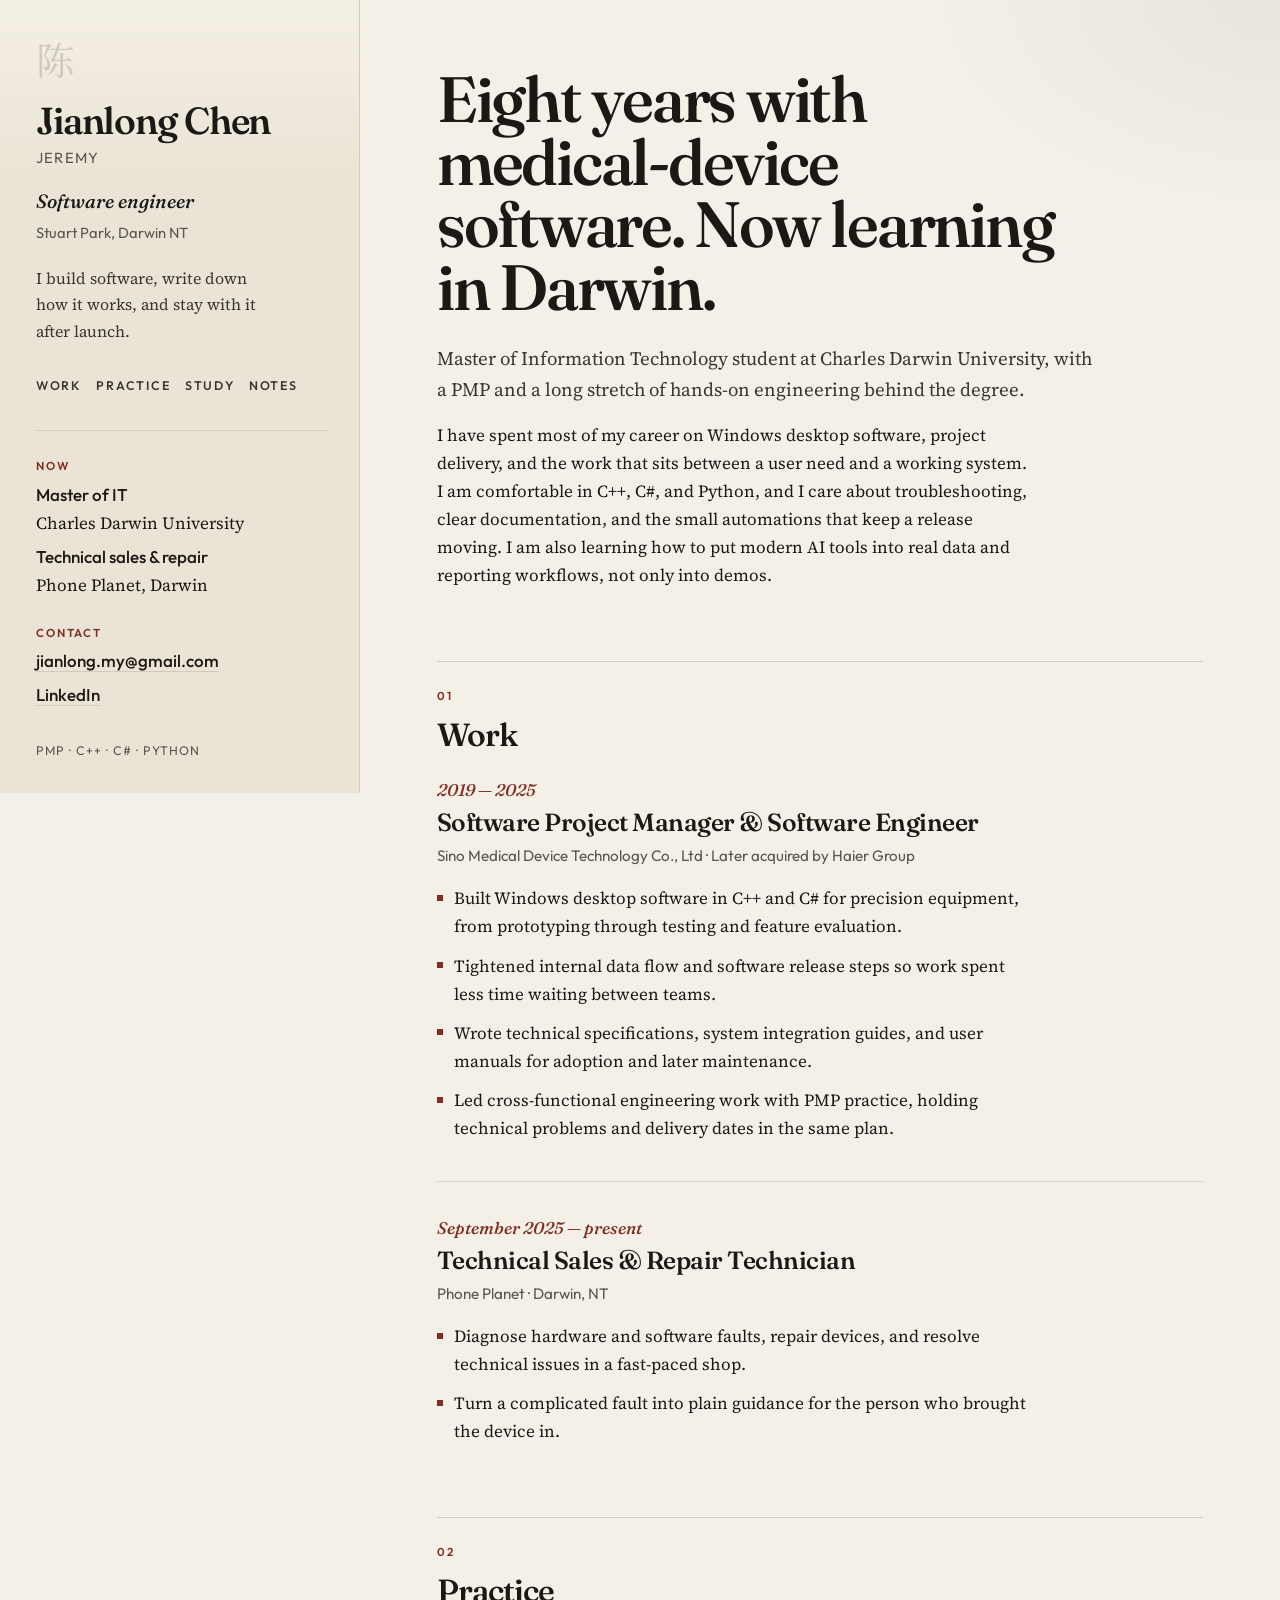
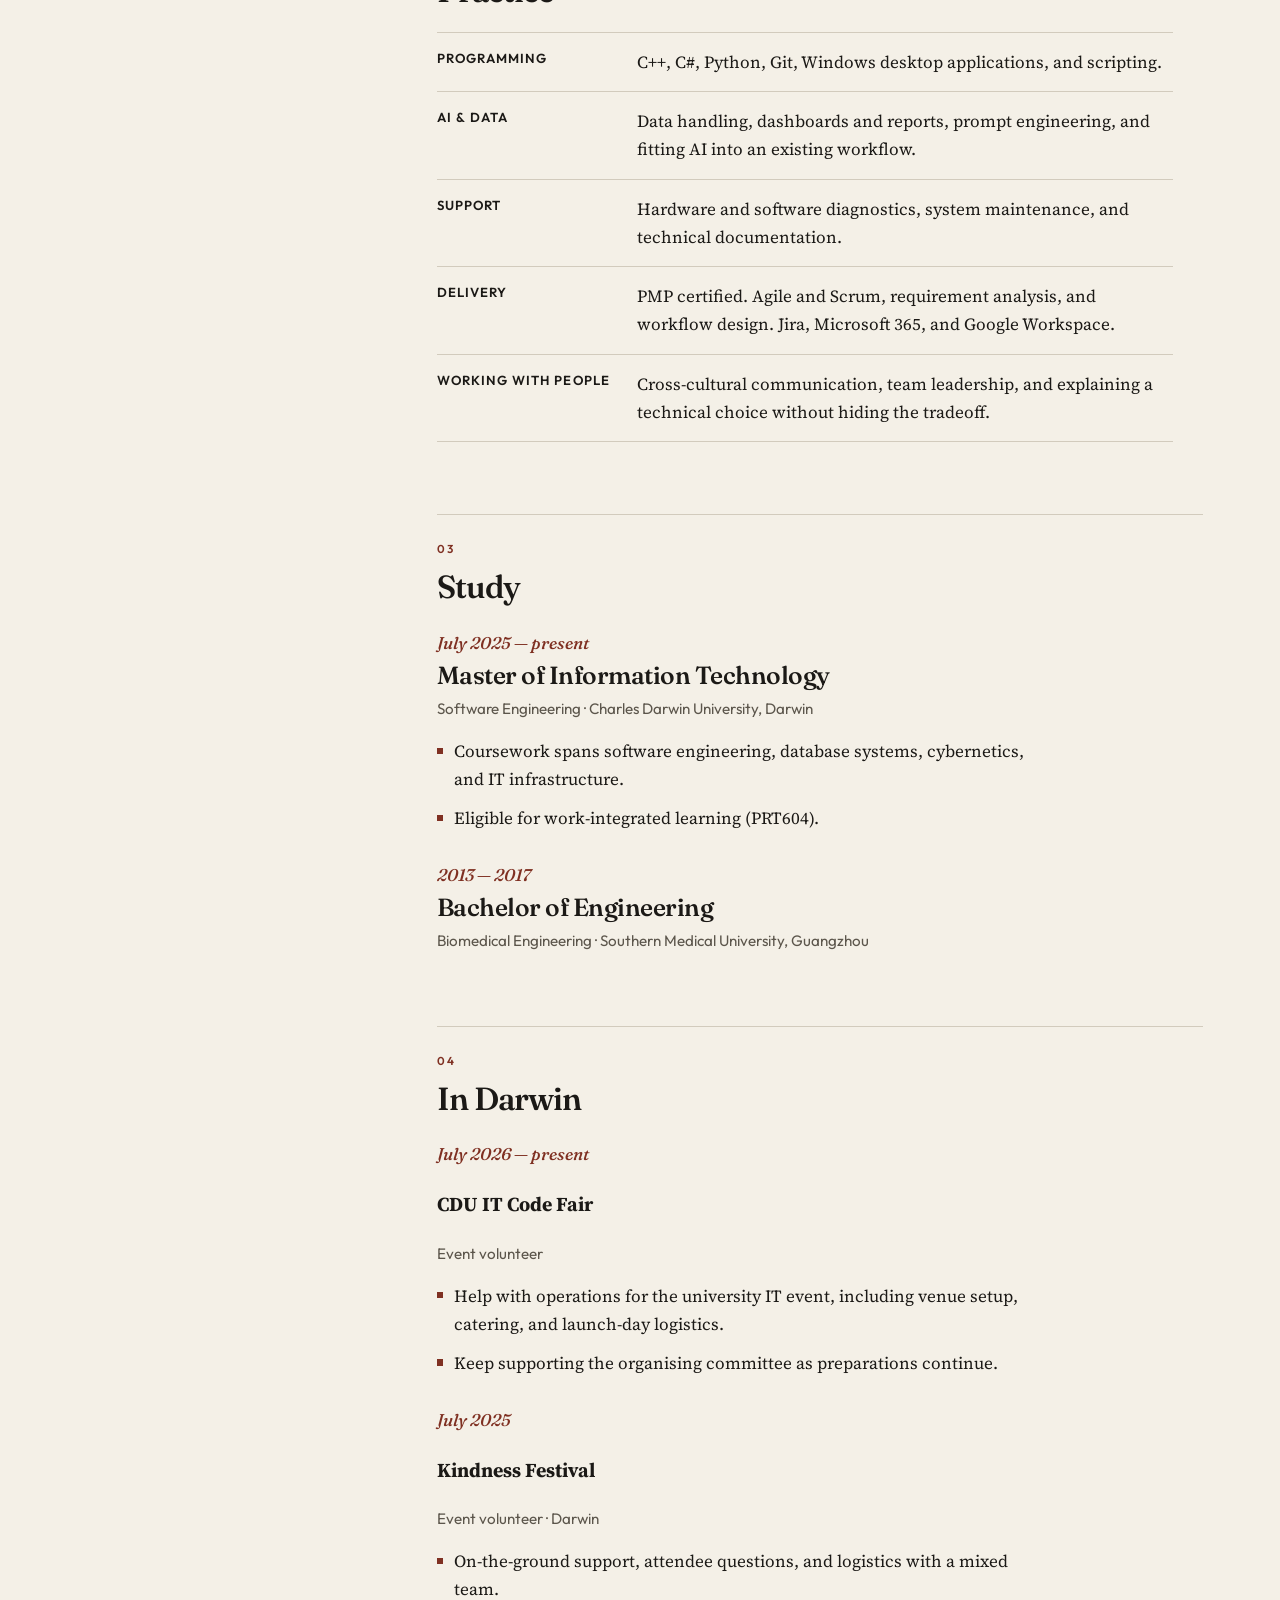
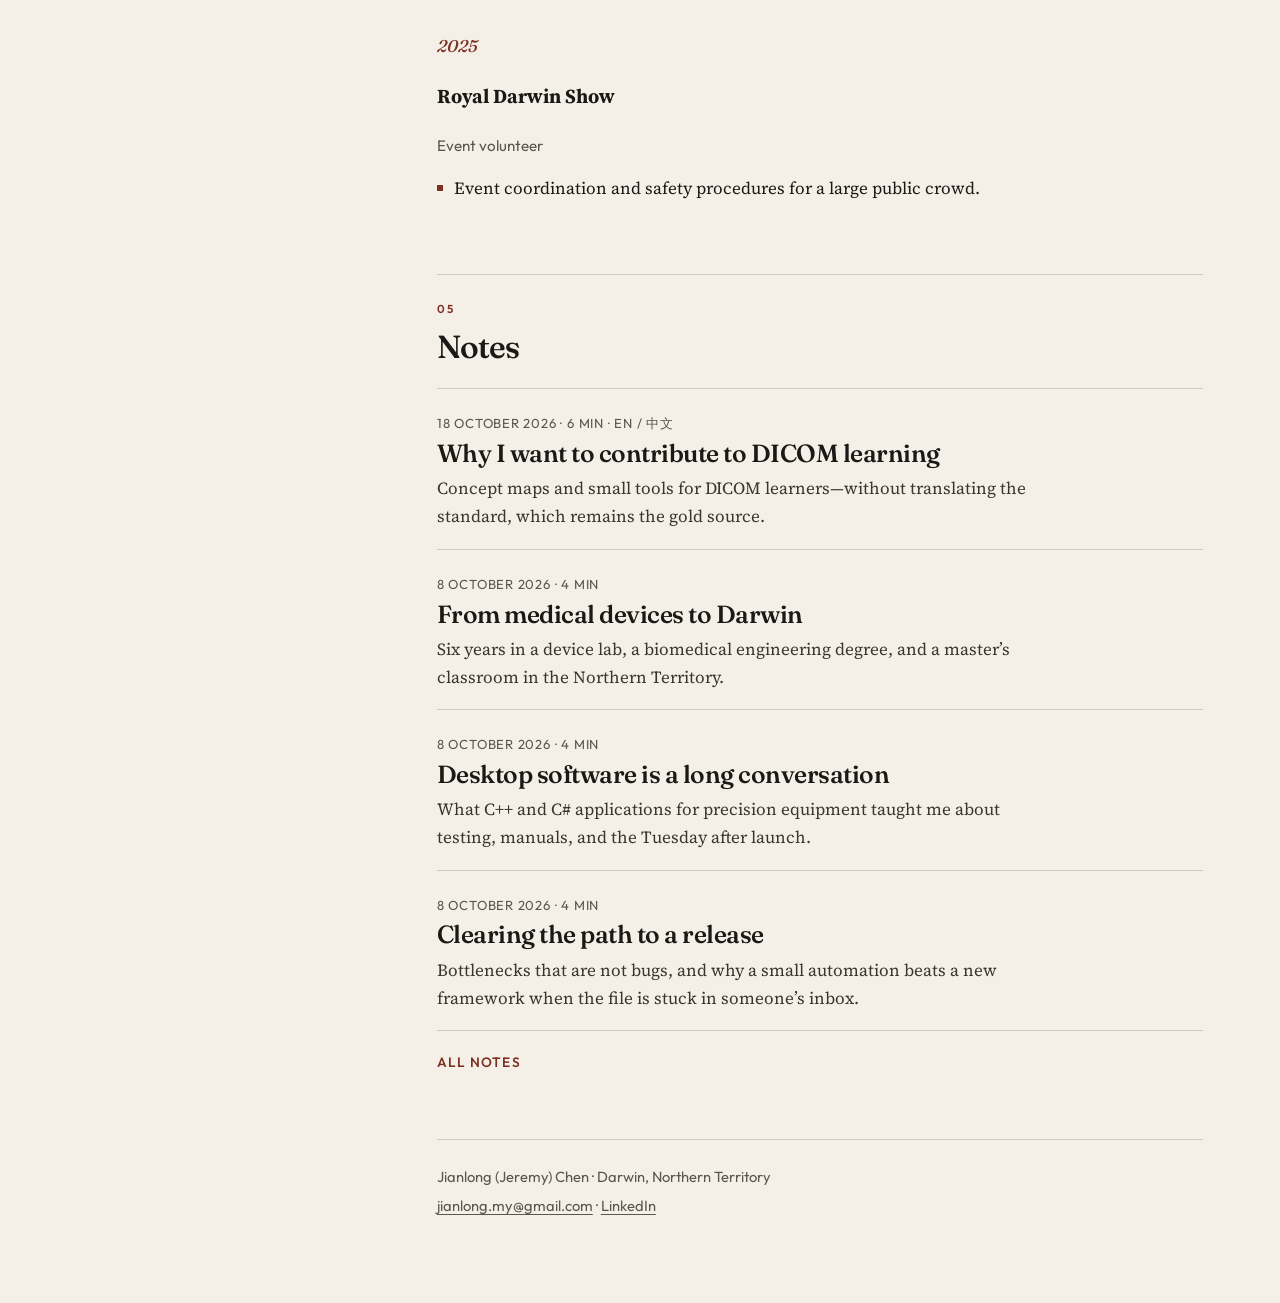
<file: index.html>
<!DOCTYPE html>
<html lang="en">
<head>
  <meta charset="utf-8">
  <meta name="viewport" content="width=device-width, initial-scale=1">
  <title>Jianlong Chen · Software engineer in Darwin</title>
  <meta name="description" content="Jianlong (Jeremy) Chen is a software engineer and Master of IT student in Darwin. Eight years in medical-device software, now studying at Charles Darwin University.">
  <meta name="author" content="Jianlong Chen">
  <meta name="theme-color" content="#1b322e">
  <link rel="icon" href="favicon.svg" type="image/svg+xml">
  <link rel="preconnect" href="https://fonts.googleapis.com">
  <link rel="preconnect" href="https://fonts.gstatic.com" crossorigin>
  <link href="https://fonts.googleapis.com/css2?family=Fraunces:ital,opsz,wght@0,9..144,560;1,9..144,500&family=Noto+Serif+SC:wght@500&family=Outfit:wght@400;500;600&family=Source+Serif+4:opsz,wght@8..60,400;8..60,600&display=swap" rel="stylesheet">
  <link rel="stylesheet" href="css/site.css">
  <script type="application/ld+json">
  {
    "@context": "https://schema.org",
    "@type": "Person",
    "name": "Jianlong Chen",
    "alternateName": "Jeremy Chen",
    "jobTitle": "Software Engineer",
    "email": "mailto:jianlong.my@gmail.com",
    "address": {
      "@type": "PostalAddress",
      "addressLocality": "Darwin",
      "addressRegion": "NT",
      "postalCode": "0820",
      "addressCountry": "AU"
    },
    "alumniOf": [
      {
        "@type": "CollegeOrUniversity",
        "name": "Charles Darwin University"
      },
      {
        "@type": "CollegeOrUniversity",
        "name": "Southern Medical University"
      }
    ],
    "sameAs": [
      "https://www.linkedin.com/in/jianlong-chen-813344424/"
    ]
  }
  </script>
</head>
<body>
  <a class="skip" href="#content">Skip to content</a>
  <div class="shell">
    <aside class="side">
      <p class="side-mark" aria-hidden="true">陈</p>
      <h1 class="name">Jianlong Chen</h1>
      <p class="aka">Jeremy</p>
      <p class="role-line">Software engineer</p>
      <p class="place">Stuart Park, Darwin NT</p>
      <p class="blurb">I build software, write down how it works, and stay with it after launch.</p>
      <ul class="nav">
        <li><a href="#work">Work</a></li>
        <li><a href="#practice">Practice</a></li>
        <li><a href="#study">Study</a></li>
        <li><a href="writing/">Notes</a></li>
      </ul>
      <div class="now">
        <p class="kicker">Now</p>
        <p><strong>Master of IT</strong><br>Charles Darwin University</p>
        <p><strong>Technical sales &amp; repair</strong><br>Phone Planet, Darwin</p>
      </div>
      <div class="contact" id="contact">
        <p class="kicker">Contact</p>
        <p><a href="mailto:jianlong.my@gmail.com">jianlong.my@gmail.com</a></p>
        <p><a href="https://www.linkedin.com/in/jianlong-chen-813344424/" rel="me">LinkedIn</a></p>
      </div>
      <p class="creds">PMP · C++ · C# · Python</p>
    </aside>

    <main id="content" class="main">
      <p class="lede">Eight years with medical-device software. Now learning in Darwin.</p>
      <p class="deck">Master of Information Technology student at Charles Darwin University, with a PMP and a long stretch of hands-on engineering behind the degree.</p>
      <p class="summary">I have spent most of my career on Windows desktop software, project delivery, and the work that sits between a user need and a working system. I am comfortable in C++, C#, and Python, and I care about troubleshooting, clear documentation, and the small automations that keep a release moving. I am also learning how to put modern AI tools into real data and reporting workflows, not only into demos.</p>

      <section class="section" id="work">
        <p class="kicker">01</p>
        <h2>Work</h2>

        <article class="role">
          <p class="when">2019 — 2025</p>
          <h3>Software Project Manager &amp; Software Engineer</h3>
          <p class="org">Sino Medical Device Technology Co., Ltd · Later acquired by Haier Group</p>
          <ul>
            <li>Built Windows desktop software in C++ and C# for precision equipment, from prototyping through testing and feature evaluation.</li>
            <li>Tightened internal data flow and software release steps so work spent less time waiting between teams.</li>
            <li>Wrote technical specifications, system integration guides, and user manuals for adoption and later maintenance.</li>
            <li>Led cross-functional engineering work with PMP practice, holding technical problems and delivery dates in the same plan.</li>
          </ul>
        </article>

        <article class="role">
          <p class="when">September 2025 — present</p>
          <h3>Technical Sales &amp; Repair Technician</h3>
          <p class="org">Phone Planet · Darwin, NT</p>
          <ul>
            <li>Diagnose hardware and software faults, repair devices, and resolve technical issues in a fast-paced shop.</li>
            <li>Turn a complicated fault into plain guidance for the person who brought the device in.</li>
          </ul>
        </article>
      </section>

      <section class="section" id="practice">
        <p class="kicker">02</p>
        <h2>Practice</h2>
        <dl class="skills">
          <div>
            <dt>Programming</dt>
            <dd>C++, C#, Python, Git, Windows desktop applications, and scripting.</dd>
          </div>
          <div>
            <dt>AI &amp; data</dt>
            <dd>Data handling, dashboards and reports, prompt engineering, and fitting AI into an existing workflow.</dd>
          </div>
          <div>
            <dt>Support</dt>
            <dd>Hardware and software diagnostics, system maintenance, and technical documentation.</dd>
          </div>
          <div>
            <dt>Delivery</dt>
            <dd>PMP certified. Agile and Scrum, requirement analysis, and workflow design. Jira, Microsoft 365, and Google Workspace.</dd>
          </div>
          <div>
            <dt>Working with people</dt>
            <dd>Cross-cultural communication, team leadership, and explaining a technical choice without hiding the tradeoff.</dd>
          </div>
        </dl>
      </section>

      <section class="section" id="study">
        <p class="kicker">03</p>
        <h2>Study</h2>
        <article class="study">
          <p class="when">July 2025 — present</p>
          <h3>Master of Information Technology</h3>
          <p class="org">Software Engineering · Charles Darwin University, Darwin</p>
          <ul>
            <li>Coursework spans software engineering, database systems, cybernetics, and IT infrastructure.</li>
            <li>Eligible for work-integrated learning (PRT604).</li>
          </ul>
        </article>
        <article class="study">
          <p class="when">2013 — 2017</p>
          <h3>Bachelor of Engineering</h3>
          <p class="org">Biomedical Engineering · Southern Medical University, Guangzhou</p>
        </article>
      </section>

      <section class="section" id="community">
        <p class="kicker">04</p>
        <h2>In Darwin</h2>
        <div class="community">
          <article>
            <p class="when">July 2026 — present</p>
            <h3>CDU IT Code Fair</h3>
            <p class="org">Event volunteer</p>
            <ul>
              <li>Help with operations for the university IT event, including venue setup, catering, and launch-day logistics.</li>
              <li>Keep supporting the organising committee as preparations continue.</li>
            </ul>
          </article>
          <article>
            <p class="when">July 2025</p>
            <h3>Kindness Festival</h3>
            <p class="org">Event volunteer · Darwin</p>
            <ul>
              <li>On-the-ground support, attendee questions, and logistics with a mixed team.</li>
            </ul>
          </article>
          <article>
            <p class="when">2025</p>
            <h3>Royal Darwin Show</h3>
            <p class="org">Event volunteer</p>
            <ul>
              <li>Event coordination and safety procedures for a large public crowd.</li>
            </ul>
          </article>
        </div>
      </section>

      <section class="section" id="notes">
        <p class="kicker">05</p>
        <h2>Notes</h2>
        <div class="post-list">
          <article>
            <a href="writing/why-i-want-to-contribute-to-dicom-learning.html">
              <p class="post-meta">18 October 2026 · 6 min · EN / 中文</p>
              <h3>Why I want to contribute to DICOM learning</h3>
              <p class="excerpt">Concept maps and small tools for DICOM learners—without translating the standard, which remains the gold source.</p>
            </a>
          </article>
          <article>
            <a href="writing/from-medical-devices-to-darwin.html">
              <p class="post-meta">8 October 2026 · 4 min</p>
              <h3>From medical devices to Darwin</h3>
              <p class="excerpt">Six years in a device lab, a biomedical engineering degree, and a master’s classroom in the Northern Territory.</p>
            </a>
          </article>
          <article>
            <a href="writing/desktop-software-is-a-long-conversation.html">
              <p class="post-meta">8 October 2026 · 4 min</p>
              <h3>Desktop software is a long conversation</h3>
              <p class="excerpt">What C++ and C# applications for precision equipment taught me about testing, manuals, and the Tuesday after launch.</p>
            </a>
          </article>
          <article>
            <a href="writing/clearing-the-path-to-a-release.html">
              <p class="post-meta">8 October 2026 · 4 min</p>
              <h3>Clearing the path to a release</h3>
              <p class="excerpt">Bottlenecks that are not bugs, and why a small automation beats a new framework when the file is stuck in someone’s inbox.</p>
            </a>
          </article>
        </div>
        <a class="more" href="writing/">All notes</a>
      </section>

      <footer class="colophon">
        <p>Jianlong (Jeremy) Chen · Darwin, Northern Territory</p>
        <p><a href="mailto:jianlong.my@gmail.com">jianlong.my@gmail.com</a> · <a href="https://www.linkedin.com/in/jianlong-chen-813344424/">LinkedIn</a></p>
      </footer>
    </main>
  </div>
</body>
</html>
</file>
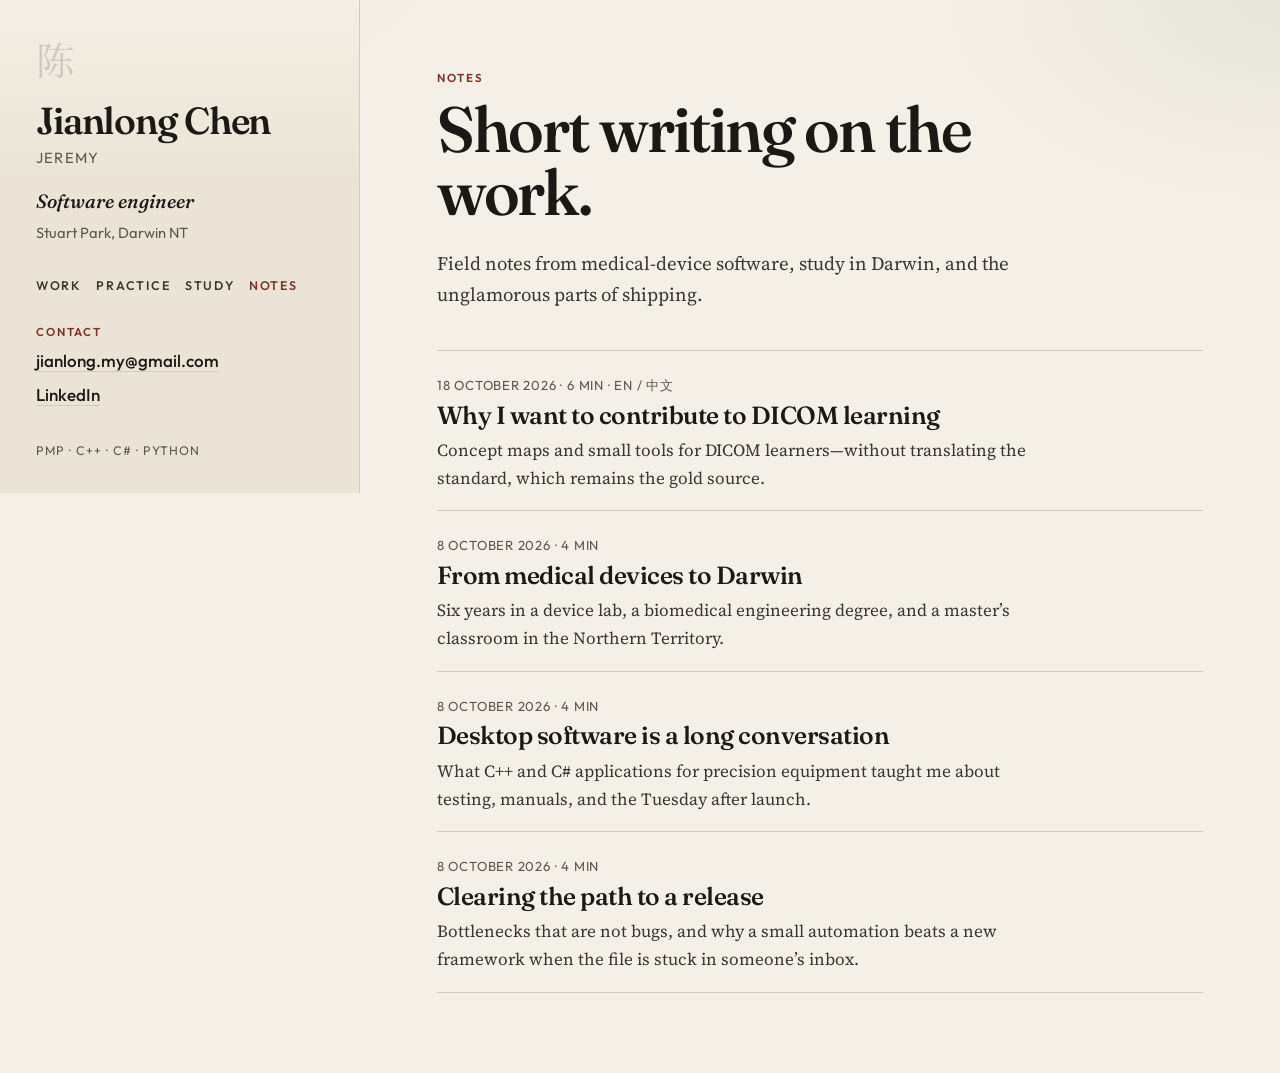
<file: writing/index.html>
<!DOCTYPE html>
<html lang="en">
<head>
  <meta charset="utf-8">
  <meta name="viewport" content="width=device-width, initial-scale=1">
  <title>Notes · Jianlong Chen</title>
  <meta name="description" content="Notes by Jianlong Chen on software engineering, medical-device desktop software, and the work of getting a release out the door.">
  <meta name="theme-color" content="#1b322e">
  <link rel="icon" href="../favicon.svg" type="image/svg+xml">
  <link rel="preconnect" href="https://fonts.googleapis.com">
  <link rel="preconnect" href="https://fonts.gstatic.com" crossorigin>
  <link href="https://fonts.googleapis.com/css2?family=Fraunces:ital,opsz,wght@0,9..144,560;1,9..144,500&family=Noto+Serif+SC:wght@500&family=Outfit:wght@400;500;600&family=Source+Serif+4:opsz,wght@8..60,400;8..60,600&display=swap" rel="stylesheet">
  <link rel="stylesheet" href="../css/site.css">
</head>
<body>
  <a class="skip" href="#content">Skip to content</a>
  <div class="shell">
    <aside class="side">
      <p class="side-mark" aria-hidden="true">陈</p>
      <a class="name" href="../index.html">Jianlong Chen</a>
      <p class="aka">Jeremy</p>
      <p class="role-line">Software engineer</p>
      <p class="place">Stuart Park, Darwin NT</p>
      <ul class="nav">
        <li><a href="../index.html#work">Work</a></li>
        <li><a href="../index.html#practice">Practice</a></li>
        <li><a href="../index.html#study">Study</a></li>
        <li><a href="./" aria-current="page">Notes</a></li>
      </ul>
      <div class="contact">
        <p class="kicker">Contact</p>
        <p><a href="mailto:jianlong.my@gmail.com">jianlong.my@gmail.com</a></p>
        <p><a href="https://www.linkedin.com/in/jianlong-chen-813344424/" rel="me">LinkedIn</a></p>
      </div>
      <p class="creds">PMP · C++ · C# · Python</p>
    </aside>

    <main id="content" class="main">
      <p class="kicker">Notes</p>
      <h1 class="lede">Short writing on the work.</h1>
      <p class="deck">Field notes from medical-device software, study in Darwin, and the unglamorous parts of shipping.</p>

      <div class="post-list" style="margin-top: 2.5rem;">
        <article>
          <a href="why-i-want-to-contribute-to-dicom-learning.html">
            <p class="post-meta">18 October 2026 · 6 min · EN / 中文</p>
            <h3>Why I want to contribute to DICOM learning</h3>
            <p class="excerpt">Concept maps and small tools for DICOM learners—without translating the standard, which remains the gold source.</p>
          </a>
        </article>
        <article>
          <a href="from-medical-devices-to-darwin.html">
            <p class="post-meta">8 October 2026 · 4 min</p>
            <h3>From medical devices to Darwin</h3>
            <p class="excerpt">Six years in a device lab, a biomedical engineering degree, and a master’s classroom in the Northern Territory.</p>
          </a>
        </article>
        <article>
          <a href="desktop-software-is-a-long-conversation.html">
            <p class="post-meta">8 October 2026 · 4 min</p>
            <h3>Desktop software is a long conversation</h3>
            <p class="excerpt">What C++ and C# applications for precision equipment taught me about testing, manuals, and the Tuesday after launch.</p>
          </a>
        </article>
        <article>
          <a href="clearing-the-path-to-a-release.html">
            <p class="post-meta">8 October 2026 · 4 min</p>
            <h3>Clearing the path to a release</h3>
            <p class="excerpt">Bottlenecks that are not bugs, and why a small automation beats a new framework when the file is stuck in someone’s inbox.</p>
          </a>
        </article>
      </div>
    </main>
  </div>
</body>
</html>
</file>
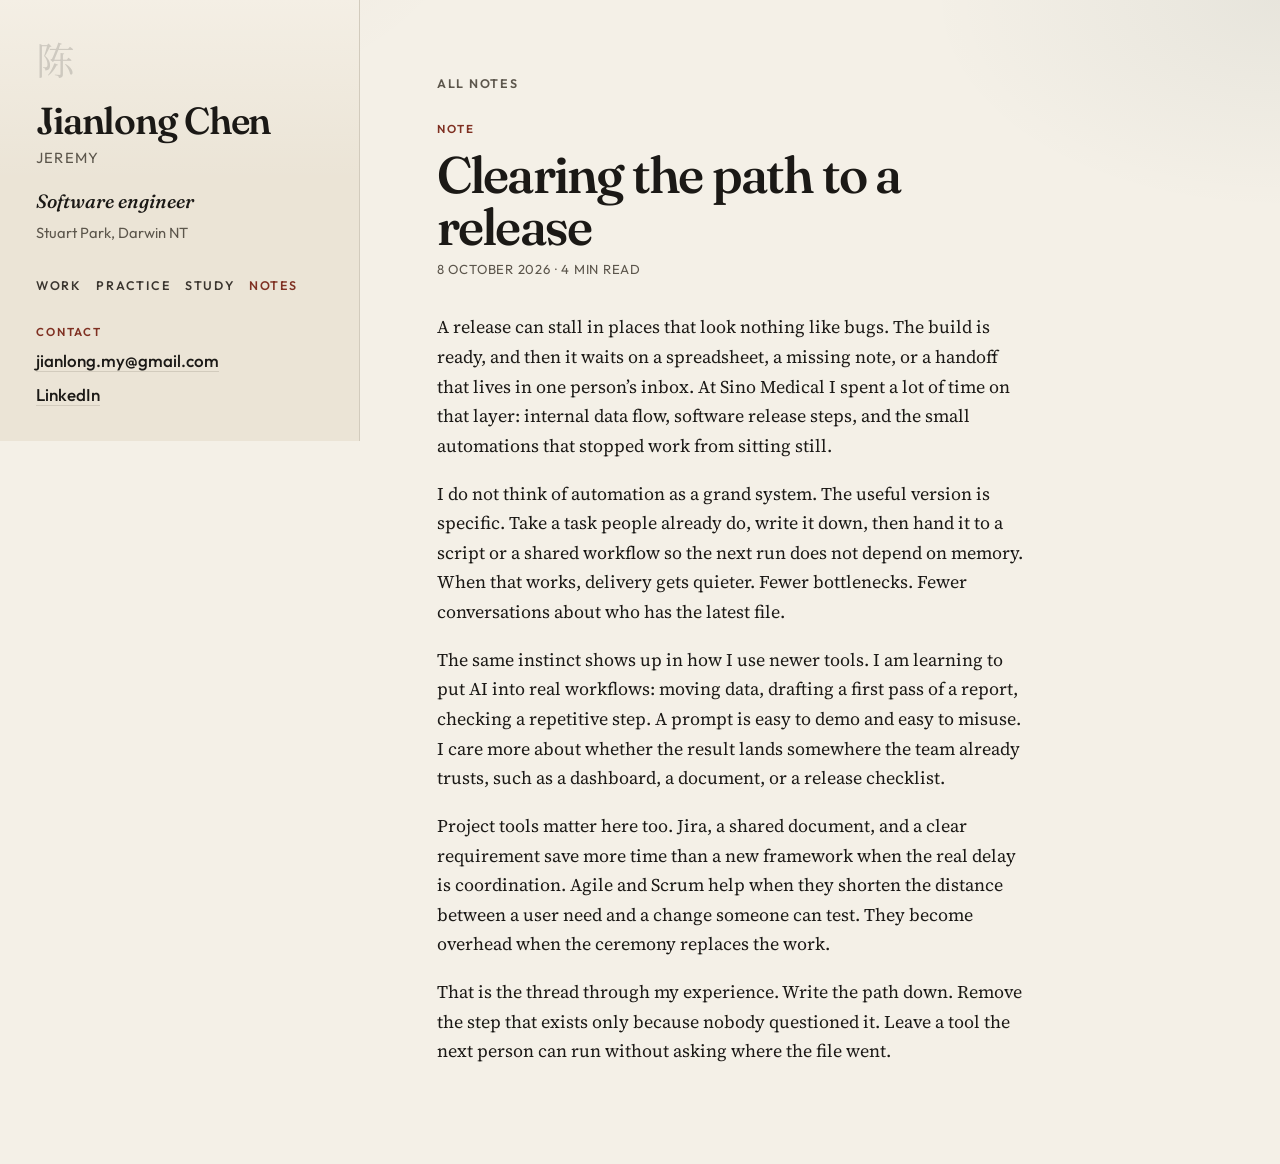
<file: writing/clearing-the-path-to-a-release.html>
<!DOCTYPE html>
<html lang="en">
<head>
  <meta charset="utf-8">
  <meta name="viewport" content="width=device-width, initial-scale=1">
  <title>Clearing the path to a release · Jianlong Chen</title>
  <meta name="description" content="Notes on data flow, release bottlenecks, and putting automation where a team already works.">
  <meta name="author" content="Jianlong Chen">
  <meta name="theme-color" content="#1b322e">
  <link rel="icon" href="../favicon.svg" type="image/svg+xml">
  <link rel="preconnect" href="https://fonts.googleapis.com">
  <link rel="preconnect" href="https://fonts.gstatic.com" crossorigin>
  <link href="https://fonts.googleapis.com/css2?family=Fraunces:ital,opsz,wght@0,9..144,560;1,9..144,500&family=Noto+Serif+SC:wght@500&family=Outfit:wght@400;500;600&family=Source+Serif+4:opsz,wght@8..60,400;8..60,600&display=swap" rel="stylesheet">
  <link rel="stylesheet" href="../css/site.css">
</head>
<body>
  <a class="skip" href="#content">Skip to content</a>
  <div class="shell">
    <aside class="side">
      <p class="side-mark" aria-hidden="true">陈</p>
      <a class="name" href="../index.html">Jianlong Chen</a>
      <p class="aka">Jeremy</p>
      <p class="role-line">Software engineer</p>
      <p class="place">Stuart Park, Darwin NT</p>
      <ul class="nav">
        <li><a href="../index.html#work">Work</a></li>
        <li><a href="../index.html#practice">Practice</a></li>
        <li><a href="../index.html#study">Study</a></li>
        <li><a href="./" aria-current="page">Notes</a></li>
      </ul>
      <div class="contact">
        <p class="kicker">Contact</p>
        <p><a href="mailto:jianlong.my@gmail.com">jianlong.my@gmail.com</a></p>
        <p><a href="https://www.linkedin.com/in/jianlong-chen-813344424/" rel="me">LinkedIn</a></p>
      </div>
    </aside>

    <main id="content" class="main">
      <a class="back" href="./">All notes</a>
      <header class="post-header">
        <p class="kicker">Note</p>
        <h1>Clearing the path to a release</h1>
        <p class="post-meta">8 October 2026 · 4 min read</p>
      </header>
      <div class="prose">
        <p>A release can stall in places that look nothing like bugs. The build is ready, and then it waits on a spreadsheet, a missing note, or a handoff that lives in one person’s inbox. At Sino Medical I spent a lot of time on that layer: internal data flow, software release steps, and the small automations that stopped work from sitting still.</p>
        <p>I do not think of automation as a grand system. The useful version is specific. Take a task people already do, write it down, then hand it to a script or a shared workflow so the next run does not depend on memory. When that works, delivery gets quieter. Fewer bottlenecks. Fewer conversations about who has the latest file.</p>
        <p>The same instinct shows up in how I use newer tools. I am learning to put AI into real workflows: moving data, drafting a first pass of a report, checking a repetitive step. A prompt is easy to demo and easy to misuse. I care more about whether the result lands somewhere the team already trusts, such as a dashboard, a document, or a release checklist.</p>
        <p>Project tools matter here too. Jira, a shared document, and a clear requirement save more time than a new framework when the real delay is coordination. Agile and Scrum help when they shorten the distance between a user need and a change someone can test. They become overhead when the ceremony replaces the work.</p>
        <p>That is the thread through my experience. Write the path down. Remove the step that exists only because nobody questioned it. Leave a tool the next person can run without asking where the file went.</p>
      </div>
    </main>
  </div>
</body>
</html>
</file>
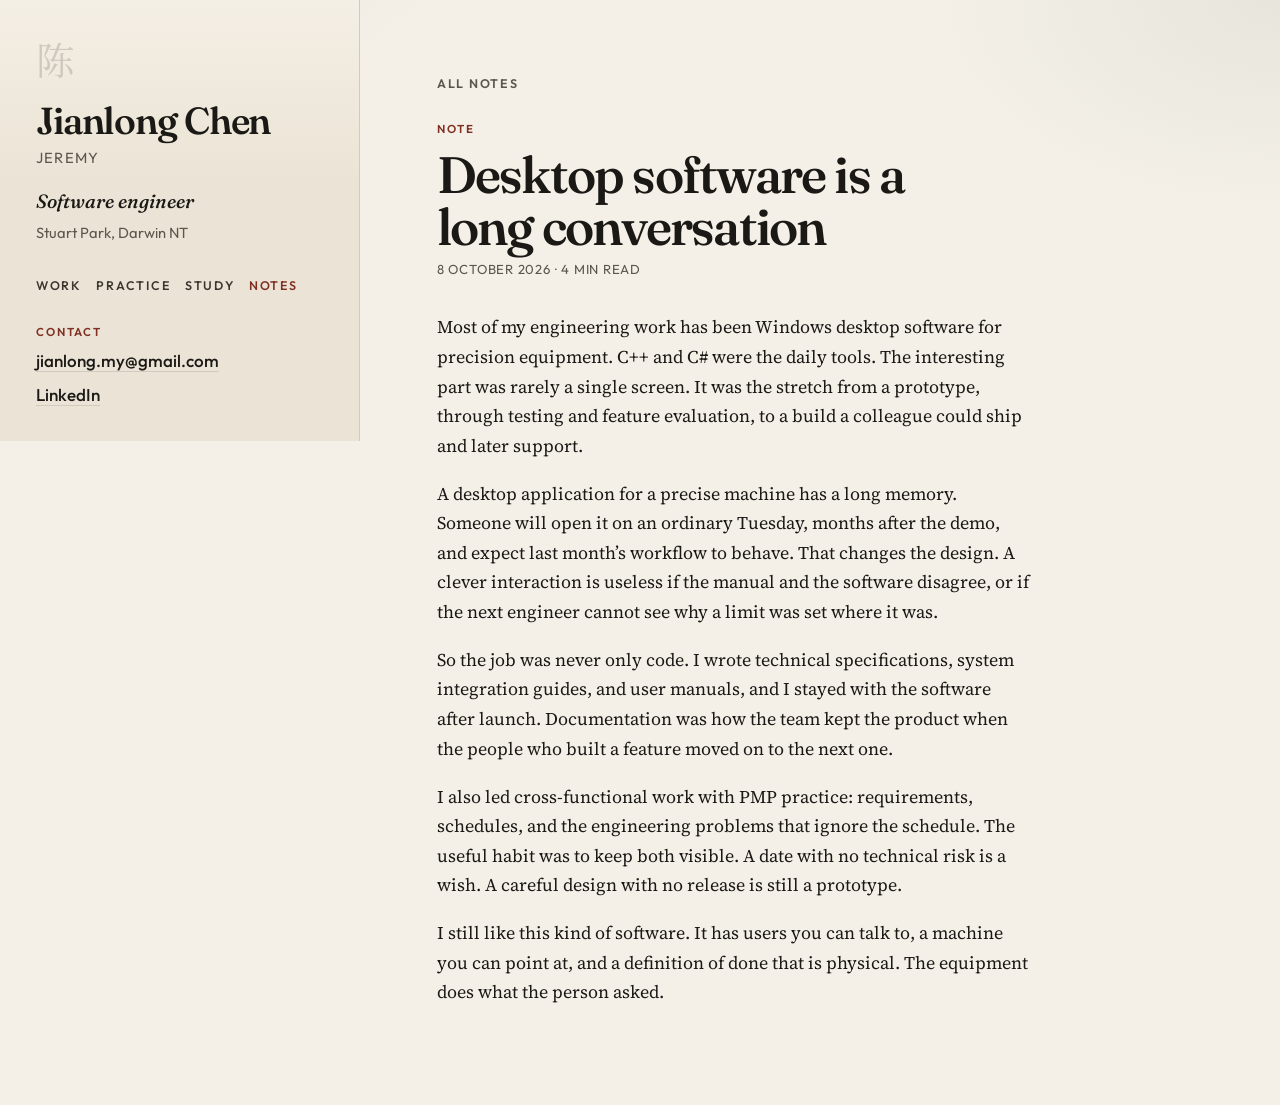
<file: writing/desktop-software-is-a-long-conversation.html>
<!DOCTYPE html>
<html lang="en">
<head>
  <meta charset="utf-8">
  <meta name="viewport" content="width=device-width, initial-scale=1">
  <title>Desktop software is a long conversation · Jianlong Chen</title>
  <meta name="description" content="Lessons from building Windows desktop software in C++ and C# for precision equipment.">
  <meta name="author" content="Jianlong Chen">
  <meta name="theme-color" content="#1b322e">
  <link rel="icon" href="../favicon.svg" type="image/svg+xml">
  <link rel="preconnect" href="https://fonts.googleapis.com">
  <link rel="preconnect" href="https://fonts.gstatic.com" crossorigin>
  <link href="https://fonts.googleapis.com/css2?family=Fraunces:ital,opsz,wght@0,9..144,560;1,9..144,500&family=Noto+Serif+SC:wght@500&family=Outfit:wght@400;500;600&family=Source+Serif+4:opsz,wght@8..60,400;8..60,600&display=swap" rel="stylesheet">
  <link rel="stylesheet" href="../css/site.css">
</head>
<body>
  <a class="skip" href="#content">Skip to content</a>
  <div class="shell">
    <aside class="side">
      <p class="side-mark" aria-hidden="true">陈</p>
      <a class="name" href="../index.html">Jianlong Chen</a>
      <p class="aka">Jeremy</p>
      <p class="role-line">Software engineer</p>
      <p class="place">Stuart Park, Darwin NT</p>
      <ul class="nav">
        <li><a href="../index.html#work">Work</a></li>
        <li><a href="../index.html#practice">Practice</a></li>
        <li><a href="../index.html#study">Study</a></li>
        <li><a href="./" aria-current="page">Notes</a></li>
      </ul>
      <div class="contact">
        <p class="kicker">Contact</p>
        <p><a href="mailto:jianlong.my@gmail.com">jianlong.my@gmail.com</a></p>
        <p><a href="https://www.linkedin.com/in/jianlong-chen-813344424/" rel="me">LinkedIn</a></p>
      </div>
    </aside>

    <main id="content" class="main">
      <a class="back" href="./">All notes</a>
      <header class="post-header">
        <p class="kicker">Note</p>
        <h1>Desktop software is a long conversation</h1>
        <p class="post-meta">8 October 2026 · 4 min read</p>
      </header>
      <div class="prose">
        <p>Most of my engineering work has been Windows desktop software for precision equipment. C++ and C# were the daily tools. The interesting part was rarely a single screen. It was the stretch from a prototype, through testing and feature evaluation, to a build a colleague could ship and later support.</p>
        <p>A desktop application for a precise machine has a long memory. Someone will open it on an ordinary Tuesday, months after the demo, and expect last month’s workflow to behave. That changes the design. A clever interaction is useless if the manual and the software disagree, or if the next engineer cannot see why a limit was set where it was.</p>
        <p>So the job was never only code. I wrote technical specifications, system integration guides, and user manuals, and I stayed with the software after launch. Documentation was how the team kept the product when the people who built a feature moved on to the next one.</p>
        <p>I also led cross-functional work with PMP practice: requirements, schedules, and the engineering problems that ignore the schedule. The useful habit was to keep both visible. A date with no technical risk is a wish. A careful design with no release is still a prototype.</p>
        <p>I still like this kind of software. It has users you can talk to, a machine you can point at, and a definition of done that is physical. The equipment does what the person asked.</p>
      </div>
    </main>
  </div>
</body>
</html>
</file>
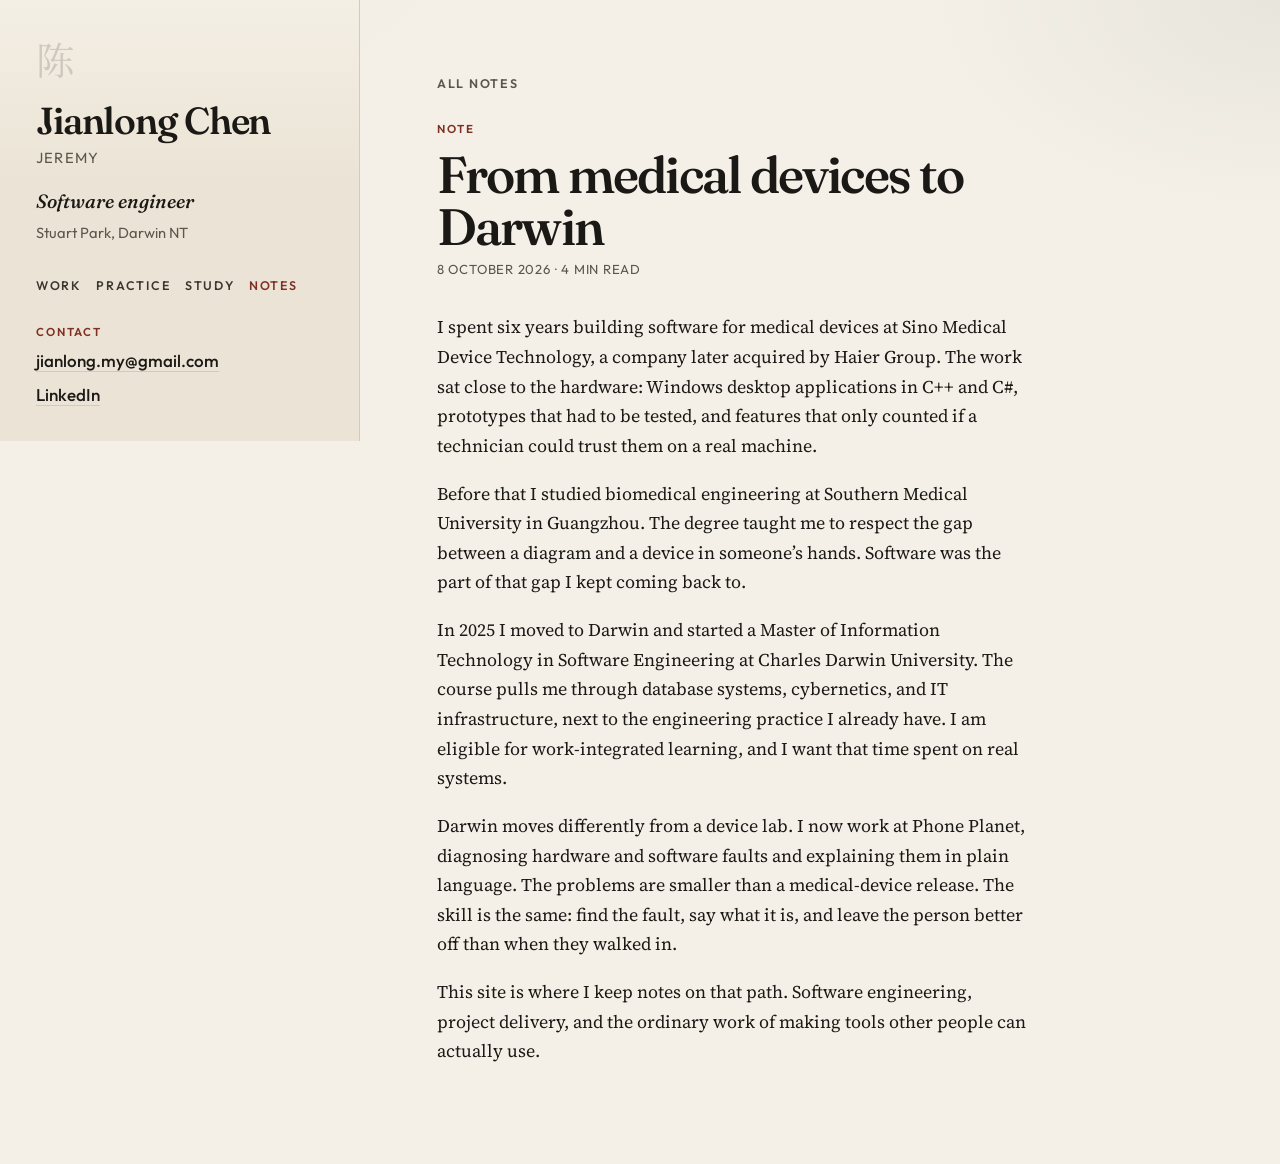
<file: writing/from-medical-devices-to-darwin.html>
<!DOCTYPE html>
<html lang="en">
<head>
  <meta charset="utf-8">
  <meta name="viewport" content="width=device-width, initial-scale=1">
  <title>From medical devices to Darwin · Jianlong Chen</title>
  <meta name="description" content="How six years of medical-device software, a biomedical engineering degree, and a move to Darwin fit into one path.">
  <meta name="author" content="Jianlong Chen">
  <meta name="theme-color" content="#1b322e">
  <link rel="icon" href="../favicon.svg" type="image/svg+xml">
  <link rel="preconnect" href="https://fonts.googleapis.com">
  <link rel="preconnect" href="https://fonts.gstatic.com" crossorigin>
  <link href="https://fonts.googleapis.com/css2?family=Fraunces:ital,opsz,wght@0,9..144,560;1,9..144,500&family=Noto+Serif+SC:wght@500&family=Outfit:wght@400;500;600&family=Source+Serif+4:opsz,wght@8..60,400;8..60,600&display=swap" rel="stylesheet">
  <link rel="stylesheet" href="../css/site.css">
</head>
<body>
  <a class="skip" href="#content">Skip to content</a>
  <div class="shell">
    <aside class="side">
      <p class="side-mark" aria-hidden="true">陈</p>
      <a class="name" href="../index.html">Jianlong Chen</a>
      <p class="aka">Jeremy</p>
      <p class="role-line">Software engineer</p>
      <p class="place">Stuart Park, Darwin NT</p>
      <ul class="nav">
        <li><a href="../index.html#work">Work</a></li>
        <li><a href="../index.html#practice">Practice</a></li>
        <li><a href="../index.html#study">Study</a></li>
        <li><a href="./" aria-current="page">Notes</a></li>
      </ul>
      <div class="contact">
        <p class="kicker">Contact</p>
        <p><a href="mailto:jianlong.my@gmail.com">jianlong.my@gmail.com</a></p>
        <p><a href="https://www.linkedin.com/in/jianlong-chen-813344424/" rel="me">LinkedIn</a></p>
      </div>
    </aside>

    <main id="content" class="main">
      <a class="back" href="./">All notes</a>
      <header class="post-header">
        <p class="kicker">Note</p>
        <h1>From medical devices to Darwin</h1>
        <p class="post-meta">8 October 2026 · 4 min read</p>
      </header>
      <div class="prose">
        <p>I spent six years building software for medical devices at Sino Medical Device Technology, a company later acquired by Haier Group. The work sat close to the hardware: Windows desktop applications in C++ and C#, prototypes that had to be tested, and features that only counted if a technician could trust them on a real machine.</p>
        <p>Before that I studied biomedical engineering at Southern Medical University in Guangzhou. The degree taught me to respect the gap between a diagram and a device in someone’s hands. Software was the part of that gap I kept coming back to.</p>
        <p>In 2025 I moved to Darwin and started a Master of Information Technology in Software Engineering at Charles Darwin University. The course pulls me through database systems, cybernetics, and IT infrastructure, next to the engineering practice I already have. I am eligible for work-integrated learning, and I want that time spent on real systems.</p>
        <p>Darwin moves differently from a device lab. I now work at Phone Planet, diagnosing hardware and software faults and explaining them in plain language. The problems are smaller than a medical-device release. The skill is the same: find the fault, say what it is, and leave the person better off than when they walked in.</p>
        <p>This site is where I keep notes on that path. Software engineering, project delivery, and the ordinary work of making tools other people can actually use.</p>
      </div>
    </main>
  </div>
</body>
</html>
</file>
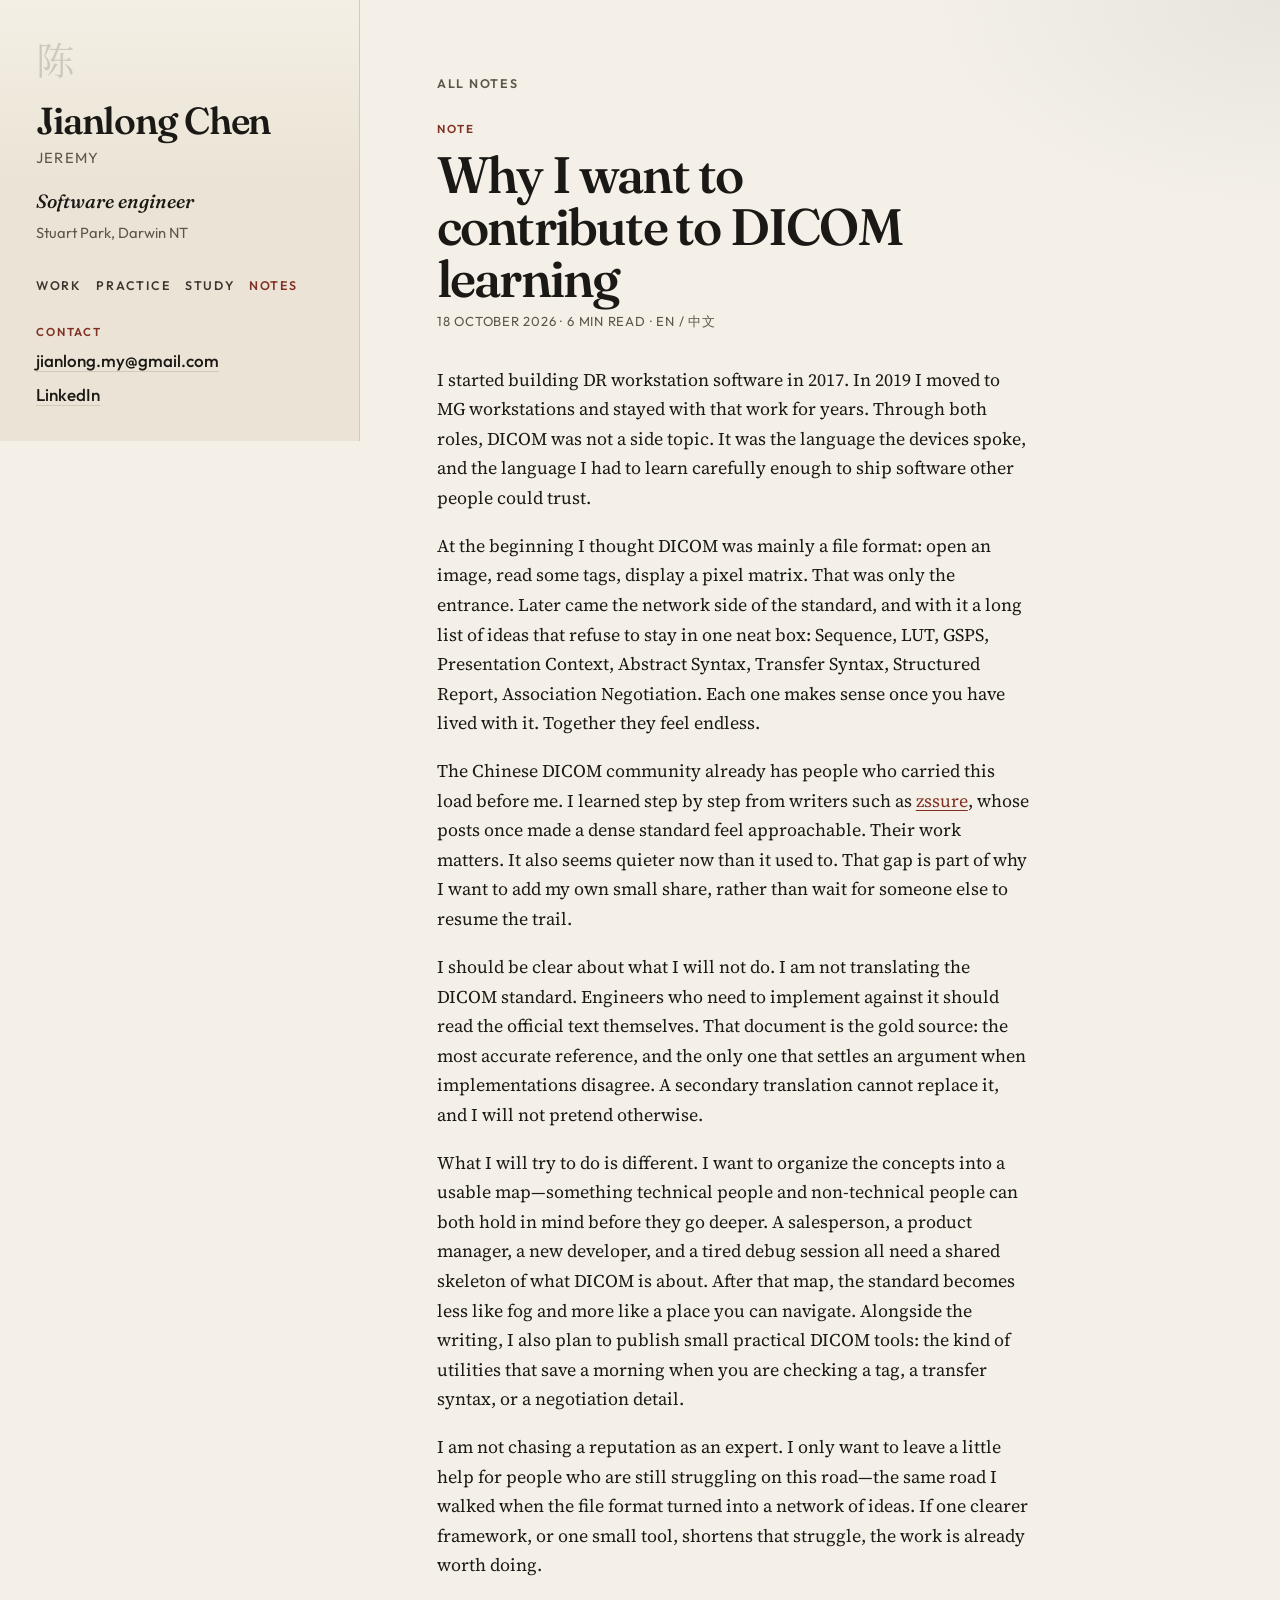
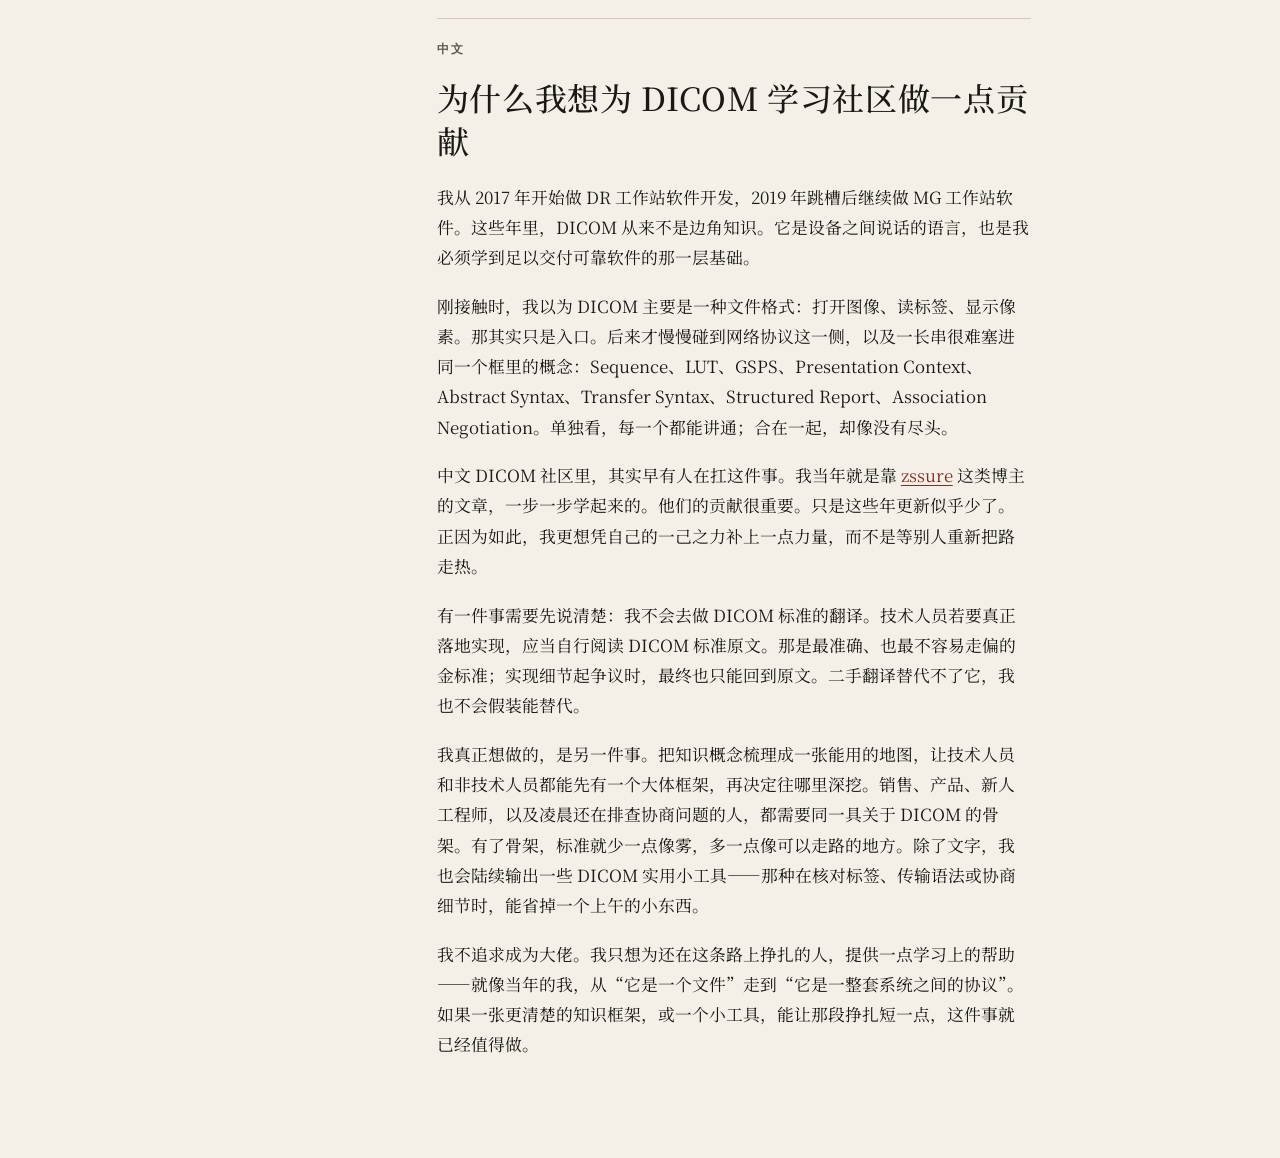
<file: writing/why-i-want-to-contribute-to-dicom-learning.html>
<!DOCTYPE html>
<html lang="en">
<head>
  <meta charset="utf-8">
  <meta name="viewport" content="width=device-width, initial-scale=1">
  <title>Why I want to contribute to DICOM learning · Jianlong Chen</title>
  <meta name="description" content="Why I want to organize DICOM concepts and small tools for learners—without translating the standard, which remains the gold source.">
  <meta name="author" content="Jianlong Chen">
  <meta name="theme-color" content="#1b322e">
  <link rel="icon" href="../favicon.svg" type="image/svg+xml">
  <link rel="preconnect" href="https://fonts.googleapis.com">
  <link rel="preconnect" href="https://fonts.gstatic.com" crossorigin>
  <link href="https://fonts.googleapis.com/css2?family=Fraunces:ital,opsz,wght@0,9..144,560;1,9..144,500&family=Noto+Serif+SC:wght@400;500&family=Outfit:wght@400;500;600&family=Source+Serif+4:opsz,wght@8..60,400;8..60,600&display=swap" rel="stylesheet">
  <link rel="stylesheet" href="../css/site.css">
</head>
<body>
  <a class="skip" href="#content">Skip to content</a>
  <div class="shell">
    <aside class="side">
      <p class="side-mark" aria-hidden="true">陈</p>
      <a class="name" href="../index.html">Jianlong Chen</a>
      <p class="aka">Jeremy</p>
      <p class="role-line">Software engineer</p>
      <p class="place">Stuart Park, Darwin NT</p>
      <ul class="nav">
        <li><a href="../index.html#work">Work</a></li>
        <li><a href="../index.html#practice">Practice</a></li>
        <li><a href="../index.html#study">Study</a></li>
        <li><a href="./" aria-current="page">Notes</a></li>
      </ul>
      <div class="contact">
        <p class="kicker">Contact</p>
        <p><a href="mailto:jianlong.my@gmail.com">jianlong.my@gmail.com</a></p>
        <p><a href="https://www.linkedin.com/in/jianlong-chen-813344424/" rel="me">LinkedIn</a></p>
      </div>
    </aside>

    <main id="content" class="main">
      <a class="back" href="./">All notes</a>
      <header class="post-header">
        <p class="kicker">Note</p>
        <h1>Why I want to contribute to DICOM learning</h1>
        <p class="post-meta">18 October 2026 · 6 min read · EN / 中文</p>
      </header>
      <div class="prose">
        <div lang="en">
          <p>I started building DR workstation software in 2017. In 2019 I moved to MG workstations and stayed with that work for years. Through both roles, DICOM was not a side topic. It was the language the devices spoke, and the language I had to learn carefully enough to ship software other people could trust.</p>
          <p>At the beginning I thought DICOM was mainly a file format: open an image, read some tags, display a pixel matrix. That was only the entrance. Later came the network side of the standard, and with it a long list of ideas that refuse to stay in one neat box: Sequence, LUT, GSPS, Presentation Context, Abstract Syntax, Transfer Syntax, Structured Report, Association Negotiation. Each one makes sense once you have lived with it. Together they feel endless.</p>
          <p>The Chinese DICOM community already has people who carried this load before me. I learned step by step from writers such as <a href="https://blog.csdn.net/zssureqh" rel="noopener">zssure</a>, whose posts once made a dense standard feel approachable. Their work matters. It also seems quieter now than it used to. That gap is part of why I want to add my own small share, rather than wait for someone else to resume the trail.</p>
          <p>I should be clear about what I will not do. I am not translating the DICOM standard. Engineers who need to implement against it should read the official text themselves. That document is the gold source: the most accurate reference, and the only one that settles an argument when implementations disagree. A secondary translation cannot replace it, and I will not pretend otherwise.</p>
          <p>What I will try to do is different. I want to organize the concepts into a usable map—something technical people and non-technical people can both hold in mind before they go deeper. A salesperson, a product manager, a new developer, and a tired debug session all need a shared skeleton of what DICOM is about. After that map, the standard becomes less like fog and more like a place you can navigate. Alongside the writing, I also plan to publish small practical DICOM tools: the kind of utilities that save a morning when you are checking a tag, a transfer syntax, or a negotiation detail.</p>
          <p>I am not chasing a reputation as an expert. I only want to leave a little help for people who are still struggling on this road—the same road I walked when the file format turned into a network of ideas. If one clearer framework, or one small tool, shortens that struggle, the work is already worth doing.</p>
        </div>

        <hr class="lang-break" aria-hidden="true">
        <p class="lang-label" lang="zh-Hans">中文</p>

        <div class="prose-zh" lang="zh-Hans">
          <h2 class="post-title-zh">为什么我想为 DICOM 学习社区做一点贡献</h2>
          <p>我从 2017 年开始做 DR 工作站软件开发，2019 年跳槽后继续做 MG 工作站软件。这些年里，DICOM 从来不是边角知识。它是设备之间说话的语言，也是我必须学到足以交付可靠软件的那一层基础。</p>
          <p>刚接触时，我以为 DICOM 主要是一种文件格式：打开图像、读标签、显示像素。那其实只是入口。后来才慢慢碰到网络协议这一侧，以及一长串很难塞进同一个框里的概念：Sequence、LUT、GSPS、Presentation Context、Abstract Syntax、Transfer Syntax、Structured Report、Association Negotiation。单独看，每一个都能讲通；合在一起，却像没有尽头。</p>
          <p>中文 DICOM 社区里，其实早有人在扛这件事。我当年就是靠 <a href="https://blog.csdn.net/zssureqh" rel="noopener">zssure</a> 这类博主的文章，一步一步学起来的。他们的贡献很重要。只是这些年更新似乎少了。正因为如此，我更想凭自己的一己之力补上一点力量，而不是等别人重新把路走热。</p>
          <p>有一件事需要先说清楚：我不会去做 DICOM 标准的翻译。技术人员若要真正落地实现，应当自行阅读 DICOM 标准原文。那是最准确、也最不容易走偏的金标准；实现细节起争议时，最终也只能回到原文。二手翻译替代不了它，我也不会假装能替代。</p>
          <p>我真正想做的，是另一件事。把知识概念梳理成一张能用的地图，让技术人员和非技术人员都能先有一个大体框架，再决定往哪里深挖。销售、产品、新人工程师，以及凌晨还在排查协商问题的人，都需要同一具关于 DICOM 的骨架。有了骨架，标准就少一点像雾，多一点像可以走路的地方。除了文字，我也会陆续输出一些 DICOM 实用小工具——那种在核对标签、传输语法或协商细节时，能省掉一个上午的小东西。</p>
          <p>我不追求成为大佬。我只想为还在这条路上挣扎的人，提供一点学习上的帮助——就像当年的我，从“它是一个文件”走到“它是一整套系统之间的协议”。如果一张更清楚的知识框架，或一个小工具，能让那段挣扎短一点，这件事就已经值得做。</p>
        </div>
      </div>
    </main>
  </div>
</body>
</html>
</file>
<file: css/site.css>
:root {
  --paper: #f4f0e7;
  --paper-deep: #e8e1d4;
  --ink: #1b1916;
  --ink-soft: #3a352f;
  --muted: #5c564c;
  --line: #d2cbbd;
  --stamp: #7f3022;
  --pine: #1b322e;
  --pine-soft: #2a4741;
  --side: #ebe4d6;
  --shadow: 0 20px 50px rgba(40, 32, 22, 0.06);
  --serif: "Fraunces", "Iowan Old Style", Palatino, "Palatino Linotype", serif;
  --text: "Source Serif 4", "Iowan Old Style", Palatino, Georgia, serif;
  --sans: "Outfit", "Avenir Next", "Segoe UI", sans-serif;
  --cjk: "Noto Serif SC", "Songti SC", serif;
  --measure: 66ch;
}

*,
*::before,
*::after {
  box-sizing: border-box;
}

html {
  scroll-behavior: smooth;
}

body {
  margin: 0;
  color: var(--ink);
  background:
    radial-gradient(900px 480px at 0% -10%, rgba(127, 48, 34, 0.06), transparent 55%),
    radial-gradient(700px 420px at 100% 0%, rgba(27, 50, 46, 0.06), transparent 50%),
    var(--paper);
  font-family: var(--text);
  font-size: 1.0625rem;
  line-height: 1.65;
  text-rendering: optimizeLegibility;
}

body::selection,
body *::selection {
  background: #ead7c4;
  color: var(--ink);
}

a {
  color: inherit;
  text-decoration-thickness: 1px;
  text-underline-offset: 0.18em;
}

a:hover {
  color: var(--stamp);
}

img {
  max-width: 100%;
}

.skip {
  position: absolute;
  left: 1rem;
  top: -4rem;
  background: var(--ink);
  color: var(--paper);
  padding: 0.6rem 0.9rem;
  z-index: 5;
}

.skip:focus {
  top: 1rem;
}

:focus-visible {
  outline: 2px solid var(--stamp);
  outline-offset: 3px;
}

.shell {
  display: grid;
  grid-template-columns: minmax(280px, 360px) minmax(0, 1fr);
  min-height: 100vh;
}

.side {
  position: sticky;
  top: 0;
  align-self: start;
  max-height: 100vh;
  overflow: auto;
  padding: 2.5rem 2rem 2rem 2.25rem;
  background: linear-gradient(180deg, rgba(255, 252, 247, 0.45), transparent 180px), var(--side);
  border-right: 1px solid var(--line);
}

.side-mark {
  margin: 0 0 1.5rem;
  font-family: var(--cjk);
  font-size: 2.4rem;
  line-height: 1;
  color: rgba(27, 25, 22, 0.16);
}

.name,
.name:hover {
  display: block;
  margin: 0;
  color: var(--ink);
  font-family: var(--serif);
  font-weight: 560;
  font-size: 2.35rem;
  letter-spacing: -0.03em;
  line-height: 1.02;
  text-decoration: none;
}

.aka {
  margin: 0.35rem 0 0;
  color: var(--muted);
  font-family: var(--sans);
  font-size: 0.92rem;
  letter-spacing: 0.08em;
  text-transform: uppercase;
}

.role-line {
  margin: 1.15rem 0 0;
  font-family: var(--serif);
  font-size: 1.2rem;
  font-weight: 500;
  font-style: italic;
  line-height: 1.35;
}

.place {
  margin: 0.35rem 0 0;
  color: var(--muted);
  font-family: var(--sans);
  font-size: 0.92rem;
}

.side p.blurb {
  margin: 1.25rem 0 0;
  max-width: 28ch;
  color: var(--ink-soft);
  font-size: 1rem;
}

.nav {
  display: flex;
  flex-wrap: wrap;
  gap: 0.45rem 0.9rem;
  margin: 1.6rem 0 0;
  padding: 0;
  list-style: none;
}

.nav a {
  font-family: var(--sans);
  font-size: 0.78rem;
  font-weight: 560;
  letter-spacing: 0.14em;
  text-transform: uppercase;
  text-decoration: none;
  color: var(--ink-soft);
}

.nav a[aria-current="page"],
.nav a:hover {
  color: var(--stamp);
}

.now {
  margin-top: 2rem;
  padding-top: 1.25rem;
  border-top: 1px solid var(--line);
}

.kicker {
  margin: 0 0 0.7rem;
  color: var(--stamp);
  font-family: var(--sans);
  font-size: 0.72rem;
  font-weight: 600;
  letter-spacing: 0.16em;
  text-transform: uppercase;
}

.now p,
.contact p {
  margin: 0.35rem 0 0;
}

.now strong,
.contact a {
  font-family: var(--sans);
  font-weight: 500;
}

.contact {
  margin-top: 1.5rem;
}

.contact a {
  text-decoration: none;
  border-bottom: 1px solid var(--line);
}

.contact a:hover {
  border-bottom-color: var(--stamp);
}

.creds {
  margin: 2rem 0 0;
  color: var(--muted);
  font-family: var(--sans);
  font-size: 0.78rem;
  letter-spacing: 0.08em;
  text-transform: uppercase;
}

.main {
  padding: 4.25rem 6vw 5rem;
  max-width: 980px;
}

.lede {
  margin: 0;
  max-width: 16ch;
  font-family: var(--serif);
  font-weight: 560;
  font-size: clamp(2.5rem, 5vw, 4.4rem);
  line-height: 0.98;
  letter-spacing: -0.035em;
}

.deck {
  margin: 1.5rem 0 0;
  max-width: var(--measure);
  color: var(--ink-soft);
  font-size: 1.18rem;
}

.summary {
  margin: 1rem 0 0;
  max-width: var(--measure);
}

.section {
  margin-top: 4.5rem;
  padding-top: 1.5rem;
  border-top: 1px solid var(--line);
}

.section h2 {
  margin: 0 0 1.5rem;
  font-family: var(--serif);
  font-weight: 560;
  font-size: 2rem;
  letter-spacing: -0.03em;
  line-height: 1.1;
}

.role + .role {
  margin-top: 2.4rem;
  padding-top: 2rem;
  border-top: 1px solid rgba(210, 203, 189, 0.7);
}

.when {
  margin: 0;
  color: var(--stamp);
  font-family: var(--serif);
  font-style: italic;
  font-weight: 500;
}

.role h3,
.post-list h3,
.study h3 {
  margin: 0.25rem 0 0;
  font-family: var(--serif);
  font-size: 1.55rem;
  font-weight: 560;
  letter-spacing: -0.02em;
  line-height: 1.2;
}

.org {
  margin: 0.35rem 0 0;
  color: var(--muted);
  font-family: var(--sans);
  font-size: 0.95rem;
}

.role ul,
.study ul,
.community ul {
  margin: 1rem 0 0;
  padding: 0;
  list-style: none;
  max-width: var(--measure);
}

.role li,
.study li,
.community li {
  position: relative;
  margin: 0.7rem 0 0;
  padding-left: 1.1rem;
}

.role li::before,
.study li::before,
.community li::before {
  content: "";
  position: absolute;
  left: 0;
  top: 0.62em;
  width: 0.38rem;
  height: 0.38rem;
  background: var(--stamp);
}

.skills {
  margin: 0;
  max-width: 46rem;
}

.skills div {
  display: grid;
  grid-template-columns: 11rem 1fr;
  gap: 1rem 1.5rem;
  padding: 0.95rem 0;
  border-top: 1px solid var(--line);
}

.skills div:last-child {
  border-bottom: 1px solid var(--line);
}

.skills dt {
  margin: 0;
  font-family: var(--sans);
  font-size: 0.82rem;
  font-weight: 600;
  letter-spacing: 0.08em;
  text-transform: uppercase;
}

.skills dd {
  margin: 0;
}

.study + .study,
.community article + article {
  margin-top: 1.8rem;
}

.post-list {
  display: grid;
  gap: 0;
}

.post-list a {
  display: block;
  padding: 1.15rem 0;
  border-top: 1px solid var(--line);
  text-decoration: none;
  color: inherit;
}

.post-list article:last-child a {
  border-bottom: 1px solid var(--line);
}

.post-list a:hover h3 {
  color: var(--stamp);
}

.post-meta,
.excerpt {
  margin: 0.35rem 0 0;
}

.post-meta {
  color: var(--muted);
  font-family: var(--sans);
  font-size: 0.82rem;
  letter-spacing: 0.06em;
  text-transform: uppercase;
}

.excerpt {
  max-width: var(--measure);
  color: var(--ink-soft);
}

.more {
  display: inline-block;
  margin-top: 1.25rem;
  font-family: var(--sans);
  font-size: 0.85rem;
  font-weight: 560;
  letter-spacing: 0.08em;
  text-transform: uppercase;
  text-decoration: none;
  color: var(--stamp);
}

.colophon {
  margin-top: 4rem;
  padding-top: 1.25rem;
  border-top: 1px solid var(--line);
  color: var(--muted);
  font-family: var(--sans);
  font-size: 0.92rem;
}

.colophon p {
  margin: 0.3rem 0;
}

.post-header h1 {
  max-width: 16ch;
}

.post-header h1 {
  margin: 0.4rem 0 0;
  font-family: var(--serif);
  font-weight: 560;
  font-size: clamp(2.2rem, 4vw, 3.5rem);
  line-height: 1.02;
  letter-spacing: -0.035em;
}

.prose {
  max-width: var(--measure);
  margin-top: 2rem;
  font-size: 1.12rem;
}

.prose p {
  margin: 0 0 1.15rem;
}

.prose a {
  color: var(--stamp);
}

.lang-break {
  margin: 2.4rem 0 1.2rem;
  border: 0;
  border-top: 1px solid var(--line);
}

.lang-label {
  margin: 0 0 0.85rem;
  font-family: var(--sans);
  font-size: 0.72rem;
  font-weight: 600;
  letter-spacing: 0.16em;
  text-transform: uppercase;
  color: var(--muted);
}

.prose-zh {
  font-family: var(--cjk), var(--text);
  font-size: 1.05rem;
  line-height: 1.8;
}

.prose-zh p {
  margin: 0 0 1.15rem;
}

.post-title-zh {
  margin: 0 0 1.2rem;
  font-family: var(--cjk), var(--serif);
  font-weight: 500;
  font-size: clamp(1.55rem, 3vw, 2rem);
  line-height: 1.35;
  letter-spacing: 0.02em;
  color: var(--ink);
}

.back {
  display: inline-block;
  margin-bottom: 1.5rem;
  font-family: var(--sans);
  font-size: 0.78rem;
  font-weight: 600;
  letter-spacing: 0.14em;
  text-transform: uppercase;
  text-decoration: none;
  color: var(--muted);
}

.back:hover {
  color: var(--stamp);
}

.empty {
  min-height: 70vh;
  display: flex;
  flex-direction: column;
  justify-content: center;
}

.empty h1 {
  margin: 0;
  font-family: var(--serif);
  font-size: clamp(3rem, 8vw, 6rem);
  letter-spacing: -0.04em;
  line-height: 0.9;
}

@media (max-width: 860px) {
  .shell {
    grid-template-columns: 1fr;
  }

  .side {
    position: relative;
    max-height: none;
    border-right: 0;
    border-bottom: 1px solid var(--line);
    padding: 1.5rem 1.25rem 1.35rem;
  }

  .side-mark,
  .blurb,
  .now,
  .creds {
    display: none;
  }

  .name,
  .name:hover {
    font-size: 2rem;
  }

  .main {
    padding: 2rem 1.25rem 3.5rem;
  }

  .lede {
    max-width: 12ch;
  }

  .skills div {
    grid-template-columns: 1fr;
    gap: 0.3rem;
  }

  .section {
    margin-top: 3rem;
  }
}

@media (prefers-reduced-motion: reduce) {
  html {
    scroll-behavior: auto;
  }
}
</file>
